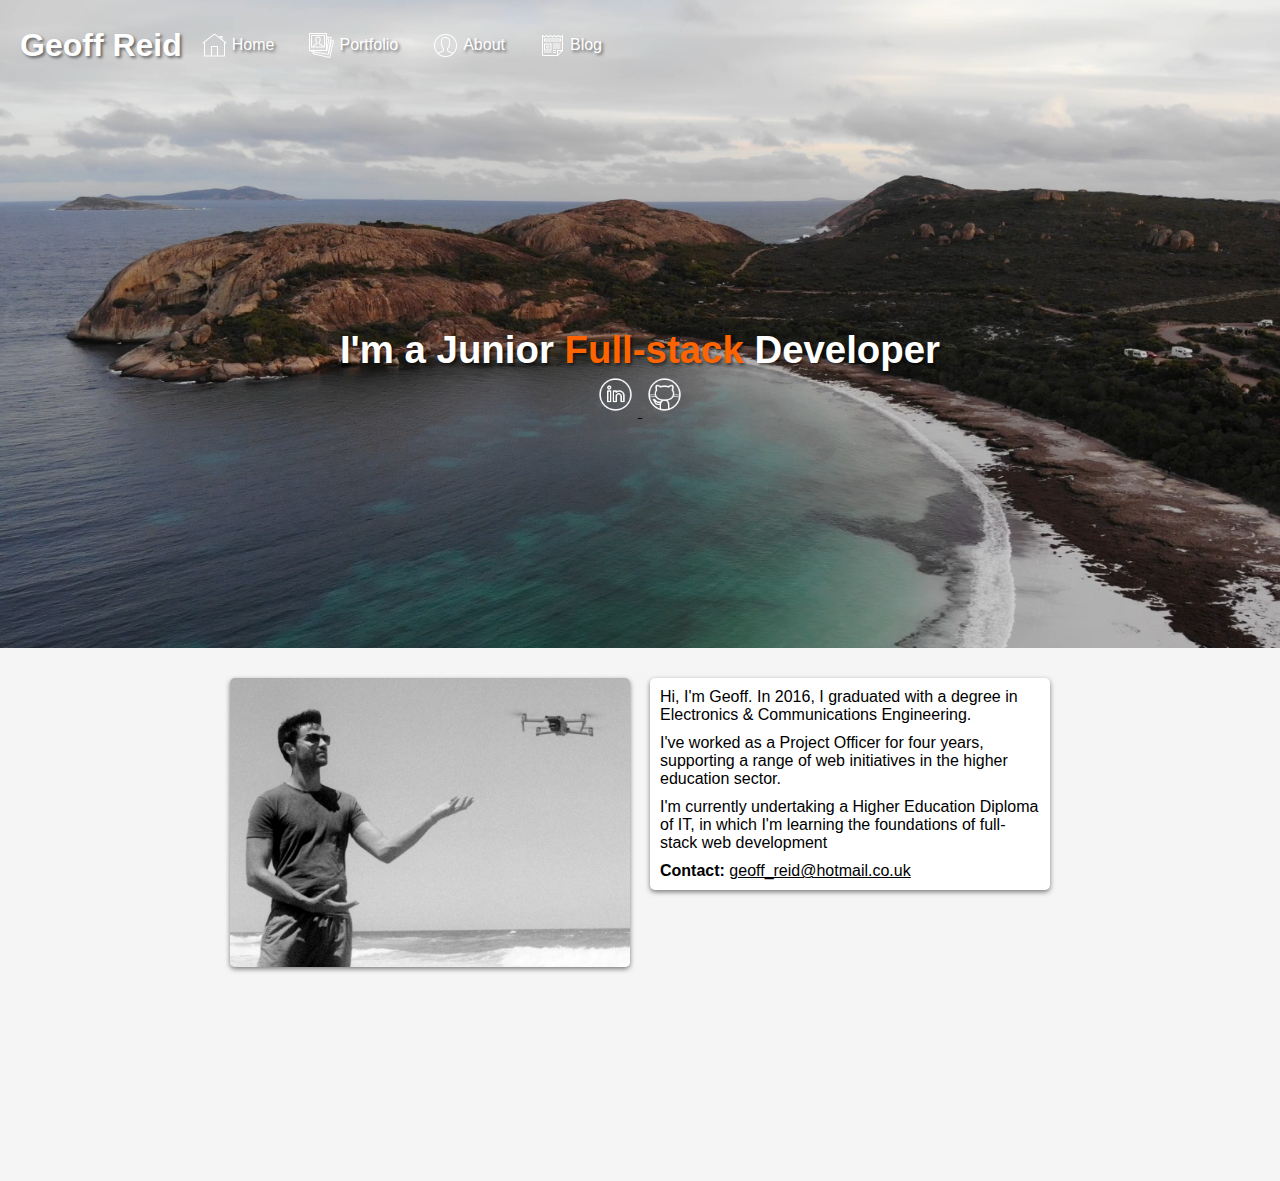
<file: index.html>
<!DOCTYPE html>
<html lang="en">
<head>
    <meta charset="UTF-8">
    <meta http-equiv="X-UA-Compatible" content="IE=edge">
    <meta name="viewport" content="width=device-width, initial-scale=1.0">
    <title>Home</title>

    <!--Subresource integrity-->
    <link rel="stylesheet" href="../styles/Main.css" integrity="1eHh5B5jE/JOw9pXZjZJC0zyCA6iKi8nMiCKYQfxiU+Rfar1KQ8s1NgnwxKt2AjF">

</head>
<body>
    <!--Container at the top of the page, which houses the navigation options and title.-->
    <header class="nav-header">
        <!--Nav bar, containing my name and navigation buttons -->
        <nav>
            <h1>Geoff Reid</h1>
            <!--Contains a button with an icon-->
            <div class="nav-button-box">
                <!--Note: Alts are not defined here as the icon is accompanied by text already, which is always visible-->
                <img class="nav-icon" src="../media/icons/home-50.png" alt="" />
                <a href="./index.html">Home</a>
            </div>
            <div class="nav-button-box">
                <img class="nav-icon" src="../media/icons/portfolio-50.png" alt="" />
                <a href="./pages/Portfolio.html">Portfolio</a>
            </div>
            <div class="nav-button-box">
                <img class="nav-icon" src="../media/icons/about-50.png" alt="" />
                <a href="./pages/About.html">About</a>
            </div>
            <div class="nav-button-box">
                <img class="nav-icon" src="../media/icons/blog-50.png" alt="" />
                <a href="./pages/Blog.html">Blog</a>
            </div>
        </nav> 
        
        <!--Contains the cover photo and any text overlay-->
        <div class="banner-container">
            <!--Background image under nav bar-->
            <img class="cover-image" src="../media/Background.PNG" alt="Background image" />

            <!--Container for cover text and buttons--> 
            <div class="cover-centre-elements-container">
                <h2 class="cover-text">I'm a Junior <span style="color: #ff6400;">Full-stack</span> Developer</h2>
                
                <!--LinkedIn and GitHub buttons container-->
                <div class="button-box">
                    <a href="https://www.linkedin.com/in/geoff-reid-4355428b/" target="_blank">
                        <img class="cover-button-icon" src="../media/icons/linkedin-50.png" alt="" />
                    </a>
                    <a href="https://github.com/LetTheWookieWin92" target="_blank">
                        <img class="cover-button-icon" src="../media/icons/github-50.png" alt="" />
                    </a>
                </div> 
            </div>
        </div>
    </header>

    <!--Sets the background colour of the remaining page space-->
    <div class="background">
        <!--Contains the main page content and sub sections-->
        <div class="main-section">
            <div class="profile-image-container">
                <img class="profile-image" src="../media/Profile_1.png" alt="Profile photo" />
            </div>
            
            <!--Text in a card-->
            <div class="profile-text">
                <p>
                    Hi, I'm Geoff. In 2016, I graduated with a degree in Electronics & Communications Engineering. 
                </p>
                <p>
                    I've worked as a Project Officer for four years, supporting a range of web initiatives in the higher education sector.
                </p>
                <p>
                    I'm currently undertaking a Higher Education Diploma of IT, in which I'm learning the foundations of full-stack web development
                </p>
                <p>
                    <b>Contact: </b><a href="mailto:geoff_reid@outlook.com">geoff_reid@hotmail.co.uk</a>
                </p>
            </div>
        </div>
    </div>
    
</body>
</html>
</file>
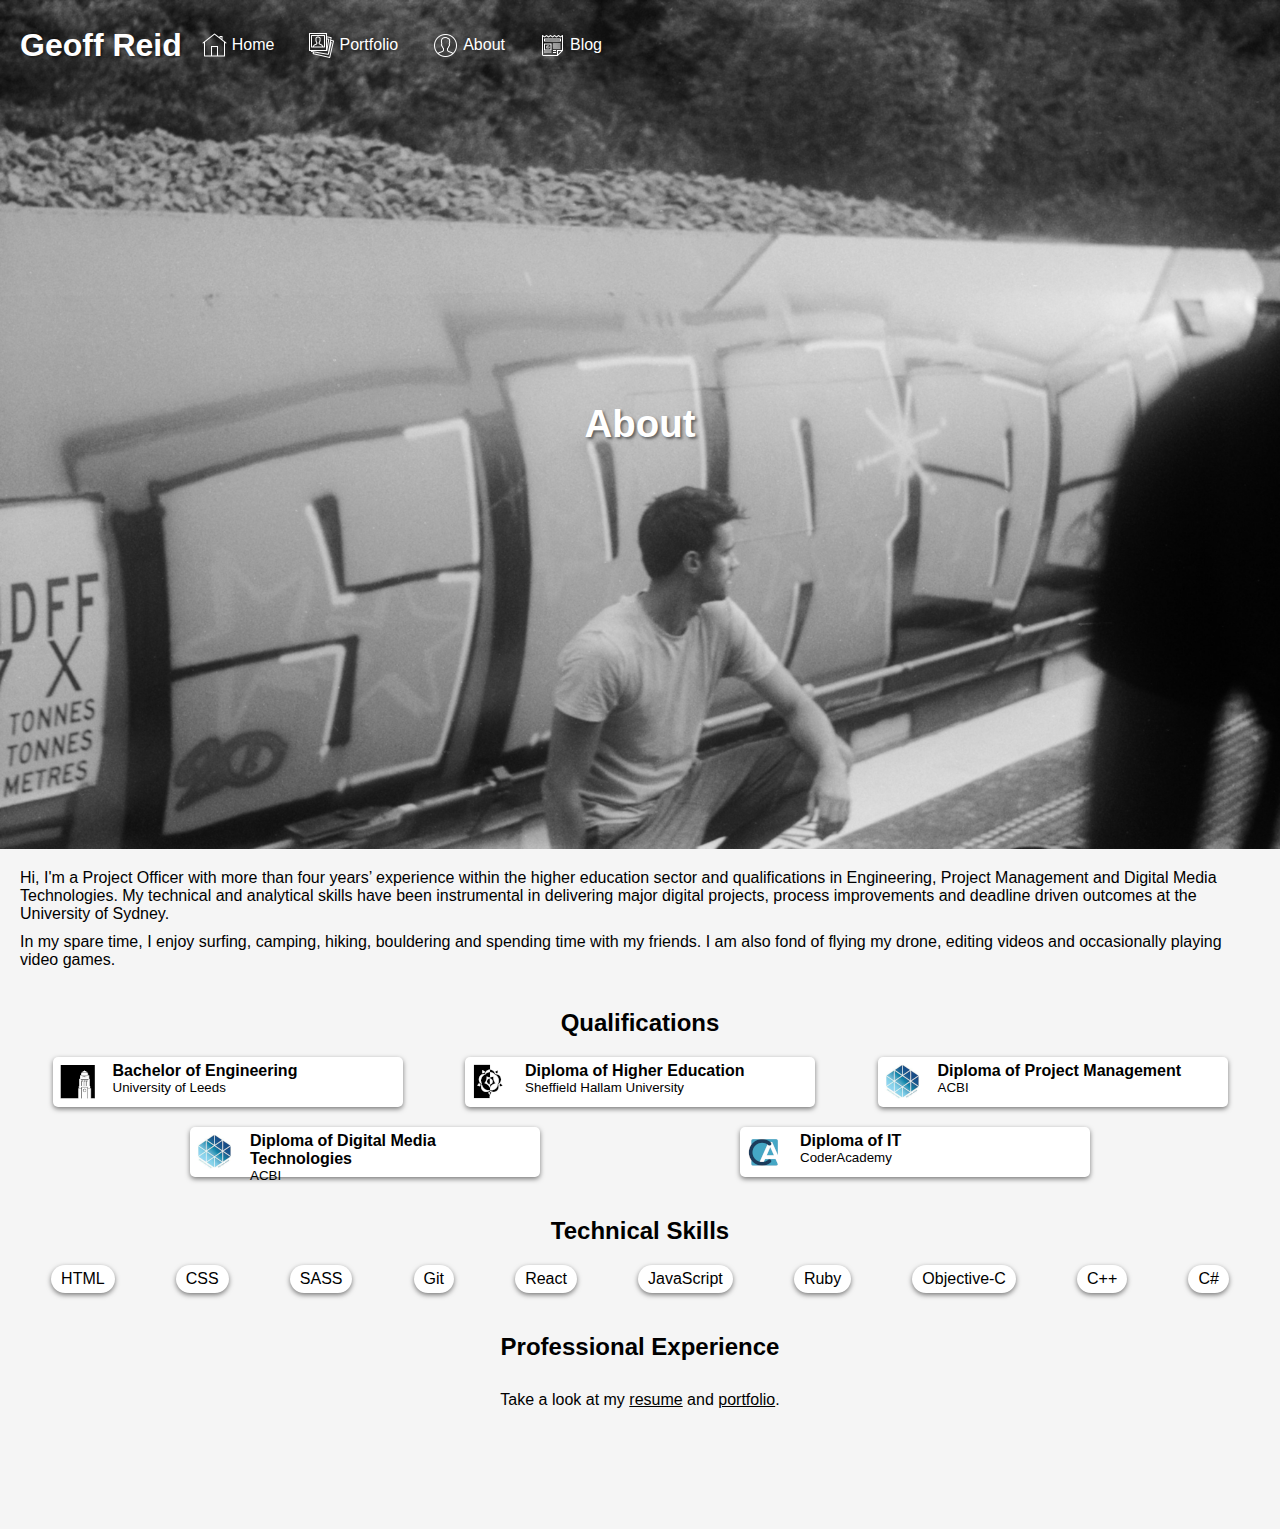
<file: pages/About.html>
<!DOCTYPE html>
<html lang="en">
<head>
    <meta charset="UTF-8">
    <meta http-equiv="X-UA-Compatible" content="IE=edge">
    <meta name="viewport" content="width=device-width, initial-scale=1.0">
    <title>About</title>

    <!--Subresource integrity-->
    <link rel="stylesheet" href="../styles/Main.css" integrity="1eHh5B5jE/JOw9pXZjZJC0zyCA6iKi8nMiCKYQfxiU+Rfar1KQ8s1NgnwxKt2AjF">

</head>
<body>
    <!--Container at the top of the page, which houses the navigation options and title.-->
    <header class="nav-header">
        <!--Nav bar, containing my name and navigation buttons -->
        <nav>
            <h1>Geoff Reid</h1>
            <!--Contains a button with an icon-->
            <div class="nav-button-box">
                <!--Note: Alts are not defined here as the icon is accompanied by text already, which is always visible-->
                <img class="nav-icon" src="../media/icons/home-50.png" alt="" />
                <a href="../index.html">Home</a>
            </div>
            <div class="nav-button-box">
                <img class="nav-icon" src="../media/icons/portfolio-50.png" alt="" />
                <a href="./Portfolio.html">Portfolio</a>
            </div>
            <div class="nav-button-box">
                <img class="nav-icon" src="../media/icons/about-50.png" alt="" />
                <a href="./About.html">About</a>
            </div>
            <div class="nav-button-box">
                <img class="nav-icon" src="../media/icons/blog-50.png" alt="" />
                <a href="./Blog.html">Blog</a>
            </div>
        </nav> 
        
        <!--Contains the cover photo and any text overlay-->
        <div class="banner-container">
            <!--Background image under nav bar-->
            <img class="cover-image" src="../media/Profile_2.png" alt="Background image" />
            
            <!--Container for cover text--> 
            <div class="cover-centre-elements-container">
                <h2 class="title-text">About</h2>
            </div>
            
        </div>
    </header>

    <!--Sets the background colour of the remaining page space-->
    <div class="background">
        <!--Contains the main page content and sub sections-->
        <div class="centred-text-section">
            <p>Hi, I'm a Project Officer with more than four years’ experience within the higher education sector and qualifications in Engineering, Project Management and Digital Media Technologies. My technical and analytical skills have been instrumental in delivering major digital projects, process improvements and deadline driven outcomes at the University of Sydney.</p>
            <p>In my spare time, I enjoy surfing, camping, hiking, bouldering and spending time with my friends. I am also fond of flying my drone, editing videos and occasionally playing video games.</p>
        </div>
    
        <!--Section title, styled to separate sections of content-->
        <section class="section-title">
            <h2>Qualifications</h2>
        </section>
    
        <!--Reusable container to house a collection of cards-->
        <div class="card-collection">
            <!--Card container-->
            <article class="qualifications-card">
                <!--Card image-->
                <div class="card-image">
                    <img src="../media/icons/UoL-Logo-50.png" alt="" />
                </div>
                <!--Card text content-->
                <div class="card-title">
                    <h4>Bachelor of Engineering</h4>
                    <p>University of Leeds</p>
                </div>
            </article>
            <article class="qualifications-card">
                <div class="card-image">
                    <img src="../media/icons/SH-Logo-50.png" alt="" />
                </div>
                <div class="card-title">
                    <h4>Diploma of Higher Education</h4>
                    <p>Sheffield Hallam University</p>
                </div>
            </article>
            <article class="qualifications-card">
                <div class="card-image">
                    <img src="../media/icons/ACBI-Logo-50.png" alt="" />
                </div>
                <div class="card-title">
                    <h4>Diploma of Project Management</h4>
                    <p>ACBI</p>
                </div>
            </article>
            <article class="qualifications-card">
                <div class="card-image">
                    <img src="../media/icons/ACBI-Logo-50.png" alt="" />
                </div>
                <div class="card-title">
                    <h4>Diploma of Digital Media Technologies</h4>
                    <p>ACBI</p>
                </div>
            </article>
            <article class="qualifications-card">
                <div class="card-image">
                    <img src="../media/icons/CA-Logo-50.png" alt="" />
                </div>
                <div class="card-title">
                    <h4>Diploma of IT</h4>
                    <p>CoderAcademy</p>
                </div>
            </article>
        </div>

        <section class="section-title">
            <h2>Technical Skills</h2>
        </section>

        <div class="card-collection">
            <!--Simple card container-->
            <div class="skill-card">
                <p>HTML</p>
            </div>
            <div class="skill-card">
                <p>CSS</p>
            </div>
            <div class="skill-card">
                <p>SASS</p>
            </div>
            <div class="skill-card">
                <p>Git</p>
            </div>
            <div class="skill-card">
                <p>React</p>
            </div>
            <div class="skill-card">
                <p>JavaScript</p>
            </div>
            <div class="skill-card">
                <p>Ruby</p>
            </div>
            <div class="skill-card">
                <p>Objective-C</p>
            </div>
            <div class="skill-card">
                <p>C++</p>
            </div>
            <div class="skill-card">
                <p>C#</p>
            </div>
        </div>

        <section class="section-title">
            <h2>Professional Experience</h2>
        </section>

        <div class="centred-text-section">
            <p>
                Take a look at my <a href="https://1drv.ms/b/s!AnAay8altQlagedvivckKg2__505jg?e=De0IR3" target="_blank">resume</a> and <a href="./Portfolio.html">portfolio</a>.
            </p>
        </div>

        <div class="spacing">
             
        </div>
    </div>
</body>
</html>
</file>
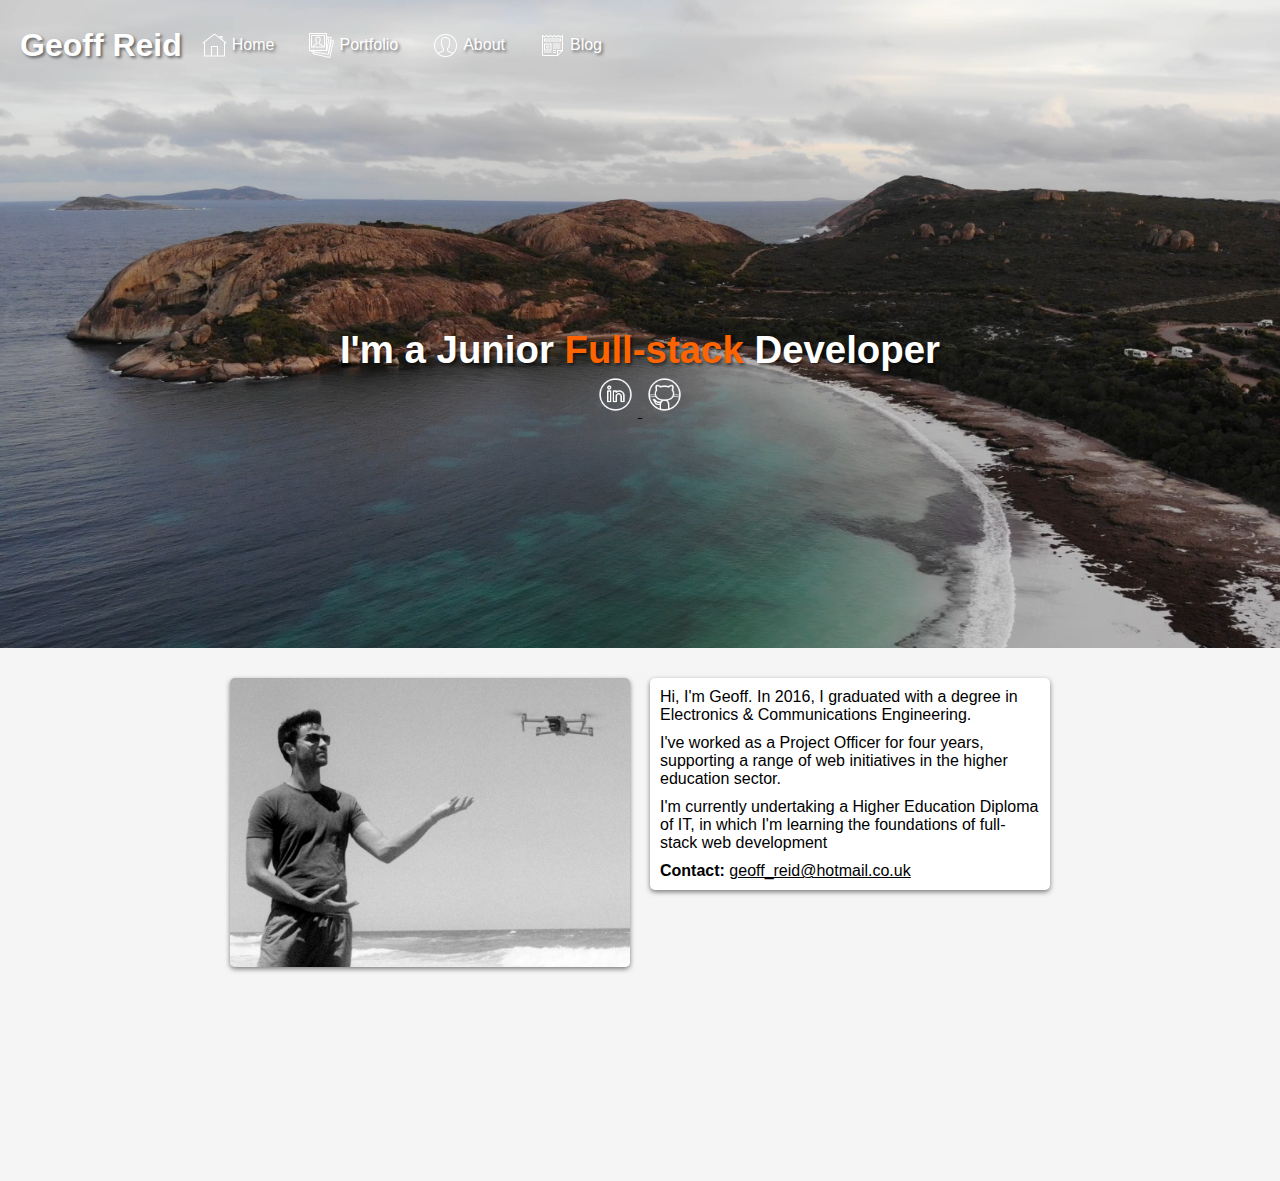
<file: pages/Home.html>
<!DOCTYPE html>
<html lang="en">
<head>
    <meta charset="UTF-8">
    <meta http-equiv="X-UA-Compatible" content="IE=edge">
    <meta name="viewport" content="width=device-width, initial-scale=1.0">
    <title>Home</title>

    <!--Subresource integrity-->
    <link rel="stylesheet" href="../styles/Main.css" integrity="1eHh5B5jE/JOw9pXZjZJC0zyCA6iKi8nMiCKYQfxiU+Rfar1KQ8s1NgnwxKt2AjF">

</head>
<body>
    <!--Container at the top of the page, which houses the navigation options and title.-->
    <header class="nav-header">
        <!--Nav bar, containing my name and navigation buttons -->
        <nav>
            <h1>Geoff Reid</h1>
            <!--Contains a button with an icon-->
            <div class="nav-button-box">
                <!--Note: Alts are not defined here as the icon is accompanied by text already, which is always visible-->
                <img class="nav-icon" src="../media/icons/home-50.png" alt="" />
                <a href="./Home.html">Home</a>
            </div>
            <div class="nav-button-box">
                <img class="nav-icon" src="../media/icons/portfolio-50.png" alt="" />
                <a href="./Portfolio.html">Portfolio</a>
            </div>
            <div class="nav-button-box">
                <img class="nav-icon" src="../media/icons/about-50.png" alt="" />
                <a href="./About.html">About</a>
            </div>
            <div class="nav-button-box">
                <img class="nav-icon" src="../media/icons/blog-50.png" alt="" />
                <a href="./Blog.html">Blog</a>
            </div>
        </nav> 
        
        <!--Contains the cover photo and any text overlay-->
        <div class="banner-container">
            <!--Background image under nav bar-->
            <img class="cover-image" src="../media/Background.PNG" alt="Background image" />

            <!--Container for cover text and buttons--> 
            <div class="cover-centre-elements-container">
                <h2 class="cover-text">I'm a Junior <span style="color: #ff6400;">Full-stack</span> Developer</h2>
                
                <!--LinkedIn and GitHub buttons container-->
                <div class="button-box">
                    <a href="https://www.linkedin.com/in/geoff-reid-4355428b/" target="_blank">
                        <img class="cover-button-icon" src="../media/icons/linkedin-50.png" alt="" />
                    </a>
                    <a href="https://github.com/LetTheWookieWin92" target="_blank">
                        <img class="cover-button-icon" src="../media/icons/github-50.png" alt="" />
                    </a>
                </div> 
            </div>
        </div>
    </header>

    <!--Sets the background colour of the remaining page space-->
    <div class="background">
        <!--Contains the main page content and sub sections-->
        <div class="main-section">
            <div class="profile-image-container">
                <img class="profile-image" src="../media/Profile_1.png" alt="Profile photo" />
            </div>
            
            <!--Text in a card-->
            <div class="profile-text">
                <p>
                    Hi, I'm Geoff. In 2016, I graduated with a degree in Electronics & Communications Engineering. 
                </p>
                <p>
                    I've worked as a Project Officer for four years, supporting a range of web initiatives in the higher education sector.
                </p>
                <p>
                    I'm currently undertaking a Higher Education Diploma of IT, in which I'm learning the foundations of full-stack web development
                </p>
                <p>
                    <b>Contact: </b><a href="mailto:geoff_reid@outlook.com">geoff_reid@hotmail.co.uk</a>
                </p>
            </div>
        </div>
    </div>
    
</body>
</html>
</file>
<file: styles/Main.css>
* {
  margin: 0;
  padding: 0;
}

.nav-header {
  width: 100%;
  font-family: "Trebuchet MS", Arial, sans-serif;
}

.nav-header nav {
  display: -webkit-box;
  display: -ms-flexbox;
  display: flex;
  -webkit-box-pack: start;
      -ms-flex-pack: start;
          justify-content: flex-start;
  -webkit-box-align: center;
      -ms-flex-align: center;
          align-items: center;
  height: 10vh;
  position: absolute;
}

.nav-header nav h1 {
  margin-left: 20px;
  color: white;
  text-shadow: 2px 2px 3px rgba(0, 0, 0, 0.5);
}

.nav-header nav .nav-button-box {
  display: -webkit-box;
  display: -ms-flexbox;
  display: flex;
  -webkit-box-align: center;
      -ms-flex-align: center;
          align-items: center;
  padding: 15px;
}

.nav-header nav .nav-button-box a {
  color: white;
  text-shadow: 2px 2px 3px rgba(0, 0, 0, 0.5);
  text-decoration: none;
}

@media screen and (max-width: 599px) {
  .nav-header nav .nav-icon {
    display: none;
  }
}

.nav-header nav .nav-icon {
  width: 25px;
  height: 25px;
  padding: 5px;
}

.nav-header .banner-container {
  display: -webkit-box;
  display: -ms-flexbox;
  display: flex;
  -webkit-box-pack: center;
      -ms-flex-pack: center;
          justify-content: center;
  -webkit-box-align: center;
      -ms-flex-align: center;
          align-items: center;
  width: 100%;
  height: 100%;
  color: white;
}

.nav-header .banner-container .cover-centre-elements-container {
  display: -webkit-box;
  display: -ms-flexbox;
  display: flex;
  -webkit-box-pack: center;
      -ms-flex-pack: center;
          justify-content: center;
  -webkit-box-align: center;
      -ms-flex-align: center;
          align-items: center;
  -webkit-box-orient: vertical;
  -webkit-box-direction: normal;
      -ms-flex-direction: column;
          flex-direction: column;
  position: absolute;
  height: 100px;
}

.nav-header .banner-container .cover-centre-elements-container .button-box {
  -webkit-box-orient: horizontal;
  -webkit-box-direction: normal;
      -ms-flex-direction: row;
          flex-direction: row;
}

.nav-header .banner-container .cover-centre-elements-container .button-box .cover-button-icon {
  width: 35px;
  height: 35px;
  padding: 5px;
}

.nav-header .banner-container .cover-centre-elements-container .cover-text {
  color: white;
  margin-top: 100px;
  text-shadow: 2px 2px 3px rgba(0, 0, 0, 0.5);
  font-size: 3vw;
}

@media screen and (max-width: 599px) {
  .nav-header .banner-container .cover-centre-elements-container .cover-text {
    font-size: 20px;
  }
}

.cover-image {
  width: 100%;
  background-size: cover;
}

.background {
  background-color: #f5f5f5;
  -webkit-box-flex: 0;
      -ms-flex: 0 1 auto;
          flex: 0 1 auto;
}

.section-title {
  width: 100%;
  display: -webkit-box;
  display: -ms-flexbox;
  display: flex;
  -webkit-box-pack: center;
      -ms-flex-pack: center;
          justify-content: center;
  -webkit-box-align: center;
      -ms-flex-align: center;
          align-items: center;
  -webkit-box-align: start;
      -ms-flex-align: start;
          align-items: flex-start;
  padding-top: 20px;
  padding-bottom: 10px;
  font-family: "Trebuchet MS", Arial, sans-serif;
}

.section-title h2 {
  margin-left: 20px;
  margin-right: 20px;
}

.centred-text-section {
  width: 100%;
  display: -webkit-box;
  display: -ms-flexbox;
  display: flex;
  -webkit-box-pack: center;
      -ms-flex-pack: center;
          justify-content: center;
  -webkit-box-align: center;
      -ms-flex-align: center;
          align-items: center;
  -webkit-box-align: start;
      -ms-flex-align: start;
          align-items: flex-start;
  -ms-flex-wrap: wrap;
      flex-wrap: wrap;
  padding-top: 20px;
  padding-bottom: 10px;
  font-family: "Trebuchet MS", Arial, sans-serif;
}

.centred-text-section p {
  margin-bottom: 10px;
  margin-left: 20px;
  margin-right: 20px;
}

.spacing {
  width: 100%;
  padding-bottom: 100px;
  background-color: #f5f5f5;
}

a:link,
a:visited,
a:active {
  color: black;
  text-decoration: underline;
}

a:hover {
  text-decoration: none;
}

.main-section {
  width: 100%;
  display: -webkit-box;
  display: -ms-flexbox;
  display: flex;
  -webkit-box-pack: center;
      -ms-flex-pack: center;
          justify-content: center;
  -webkit-box-align: center;
      -ms-flex-align: center;
          align-items: center;
  -webkit-box-align: start;
      -ms-flex-align: start;
          align-items: flex-start;
  -ms-flex-wrap: wrap;
      flex-wrap: wrap;
  padding-top: 20px;
  padding-bottom: 200px;
  font-family: "Trebuchet MS", Arial, sans-serif;
}

.main-section .profile-image {
  max-width: 100%;
  height: auto;
  -webkit-box-shadow: 0px 2px 5px rgba(0, 0, 0, 0.5);
          box-shadow: 0px 2px 5px rgba(0, 0, 0, 0.5);
  border-radius: 5px;
}

.main-section .profile-text {
  margin: 10px;
  min-width: 300px;
  max-width: 400px;
  background-color: white;
  -webkit-box-shadow: 0px 2px 5px rgba(0, 0, 0, 0.5);
          box-shadow: 0px 2px 5px rgba(0, 0, 0, 0.5);
  border-radius: 5px;
}

.main-section .profile-text p {
  margin: 10px;
}

.main-section .profile-image-container {
  min-width: 300px;
  max-width: 400px;
  margin: 10px;
}

@media screen and (max-width: 599px) {
  .main-section .profile-image-container {
    min-width: 200px;
    max-width: 225px;
  }
}

.title-text {
  color: white;
  text-shadow: 2px 2px 3px rgba(0, 0, 0, 0.5);
  font-size: 3vw;
}

@media screen and (max-width: 599px) {
  .title-text {
    font-size: 20px;
  }
}

.card-collection {
  width: 100%;
  display: -webkit-box;
  display: -ms-flexbox;
  display: flex;
  -webkit-box-pack: space-evenly;
      -ms-flex-pack: space-evenly;
          justify-content: space-evenly;
  -webkit-box-align: center;
      -ms-flex-align: center;
          align-items: center;
  -webkit-box-align: start;
      -ms-flex-align: start;
          align-items: flex-start;
  -ms-flex-wrap: wrap;
      flex-wrap: wrap;
  padding-bottom: 10px;
}

.qualifications-card {
  width: 350px;
  height: 50px;
  margin: 10px;
  position: relative;
  background-color: white;
  -webkit-box-shadow: 0px 2px 5px rgba(0, 0, 0, 0.5);
          box-shadow: 0px 2px 5px rgba(0, 0, 0, 0.5);
  border-radius: 5px;
  font-family: "Trebuchet MS", Arial, sans-serif;
}

.qualifications-card .card-image {
  height: 50px;
  width: 50px;
  margin-left: 0;
  position: absolute;
}

.qualifications-card img {
  width: 100%;
  height: auto;
}

.qualifications-card .card-title {
  margin-top: 5px;
  margin-left: 60px;
  position: absolute;
}

.qualifications-card .card-title p {
  font-size: 10pt;
}

.skill-card {
  margin: 10px;
  position: relative;
  background-color: white;
  -webkit-box-shadow: 0px 2px 5px rgba(0, 0, 0, 0.5);
          box-shadow: 0px 2px 5px rgba(0, 0, 0, 0.5);
  border-radius: 5px;
  border-radius: 25px;
  font-family: "Trebuchet MS", Arial, sans-serif;
}

.skill-card p {
  font-size: 12pt;
  margin-left: 10px;
  margin-right: 10px;
  margin-top: 5px;
  margin-bottom: 5px;
}

.project-card {
  width: 350px;
  height: 150px;
  margin: 10px;
  position: relative;
  background-color: white;
  -webkit-box-shadow: 0px 2px 5px rgba(0, 0, 0, 0.5);
          box-shadow: 0px 2px 5px rgba(0, 0, 0, 0.5);
  border-radius: 5px;
  font-family: "Trebuchet MS", Arial, sans-serif;
}

.project-card .card-title {
  position: absolute;
  width: 100%;
  height: 30px;
  margin-top: 5px;
}

.project-card .card-title p {
  margin-top: 5px;
  margin-bottom: 5px;
  font-size: 12pt;
  text-align: center;
}

.project-card .card-content {
  position: absolute;
  width: 100%;
  top: 40px;
  left: 5px;
  right: 5px;
  bottom: 5px;
}

.project-card .card-content p {
  font-size: 10pt;
  text-align: left;
}

.blog-card {
  width: 350px;
  height: 350px;
  margin: 10px;
  position: relative;
  background-color: white;
  -webkit-box-shadow: 0px 2px 5px rgba(0, 0, 0, 0.5);
          box-shadow: 0px 2px 5px rgba(0, 0, 0, 0.5);
  border-radius: 5px;
  font-family: "Trebuchet MS", Arial, sans-serif;
}

.blog-card .card-image {
  height: 200px;
  width: 100%;
  margin-left: 0;
  position: absolute;
}

.blog-card img {
  width: 100%;
  height: auto;
}

.blog-card .card-title {
  margin-top: 210px;
  margin-left: 10px;
  position: absolute;
}

.blog-card .card-title .post-date {
  margin-top: 5px;
  margin-bottom: 10px;
  font-size: 9pt;
  color: gray;
}

.blog-card .card-title .post-description {
  font-size: 9pt;
}
/*# sourceMappingURL=Main.css.map */
</file>
